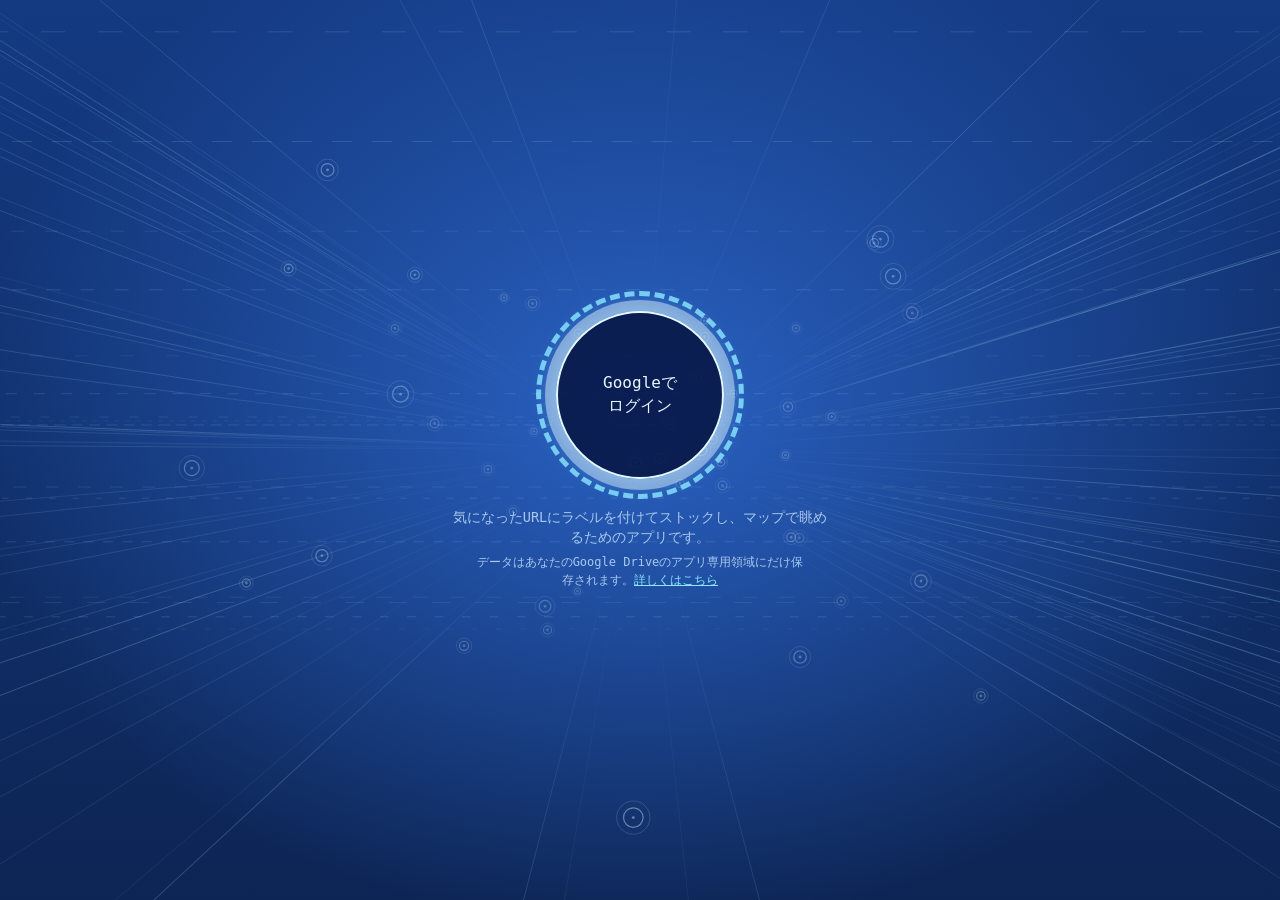
<file: index.html>
<!DOCTYPE html>
<html lang="ja">
<head>
  <meta charset="UTF-8">
  <meta name="viewport" content="width=device-width, initial-scale=1, viewport-fit=cover">
  <meta http-equiv="Content-Security-Policy" content="script-src 'self' https://accounts.google.com; object-src 'none'; base-uri 'none'">
  <title>URLラベルマップ</title>
  <link rel="stylesheet" href="main.css">
</head>
<body class="app">
  <canvas id="bg" aria-hidden="true"></canvas>

  <div id="notices">
    <div id="status" class="notice" role="status" aria-live="polite" hidden></div>
    <div id="localBanner" class="notice" hidden>ローカル試用モードです。データはこのブラウザ内にだけ保存され、Google Driveには保存されません。</div>
    <div id="cacheNudge" class="notice" hidden>
      <span id="cacheNudgeText"></span>
      <button id="cacheNudgeOn" type="button">この端末に保存する</button>
      <button id="cacheNudgeClose" type="button">閉じる</button>
    </div>
    <div id="reauth" class="notice warn" hidden>
      ログインの有効期限が切れました。未保存の変更はこの画面に保持しています。
      <button id="reauthBtn" type="button">再ログインして保存</button>
    </div>
  </div>

  <section id="loginPanel" hidden>
    <div class="login-ring">
      <button id="loginBtn" type="button">Googleで<br>ログイン</button>
    </div>
    <p>気になったURLにラベルを付けてストックし、マップで眺めるためのアプリです。</p>
    <p class="small">データはあなたのGoogle Driveのアプリ専用領域にだけ保存されます。<a href="about.html">詳しくはこちら</a></p>
  </section>

  <main id="app" hidden>
    <svg id="map" xmlns="http://www.w3.org/2000/svg" role="img" aria-label="ラベルとURLのマインドマップ"></svg>
    <p id="emptyMsg" hidden>まだ何も登録されていません。メニューから「登録」を開いてください。</p>
    <div id="dim"></div>
    <div class="hud" id="hud">
      <b>URL LABEL MAP</b>
      <span id="stat"></span>
      <nav><a href="about.html">データの持ち方</a><a href="privacy.html">プライバシーポリシー</a></nav>
    </div>

    <svg id="links" aria-hidden="true"></svg>

    <section id="panel" hidden>
      <header><h2 id="ptitle"></h2><button class="x" id="pclose" type="button" aria-label="閉じる">×</button></header>
      <div class="body">
        <form id="addForm" autocomplete="off" hidden>
          <label for="urlInput">URL<input id="urlInput" type="url" required maxlength="2000" placeholder="https://example.com/article"></label>
          <label for="labelInput" class="gap">ラベル(カンマ・スペース区切りで複数可)<input id="labelInput" type="text" required maxlength="300" placeholder="アジャイル, スクラム"></label>
          <p class="sub gap" id="suggCap"></p>
          <div class="chips" id="sugg"></div>
          <button type="submit" class="gap">登録</button>
          <div id="importBox">
            <p class="sub">CSV(1行に1件: URL, ラベル1, ラベル2, …)またはJSONから、まとめて登録します。取り込み前にJSON保存しておくと、元に戻せます。</p>
            <button type="button" class="gap" id="importBtn">ファイルから一括登録</button>
            <input type="file" id="importFile" accept=".csv,.json,.txt,text/csv,application/json" hidden>
            <p class="sub" id="importResult" role="status" aria-live="polite"></p>
          </div>
        </form>
        <div id="listBox" hidden></div>
      </div>
    </section>

    <div id="sub"></div>

    <nav id="menu" aria-label="操作メニュー">
      <button class="mbtn" data-k="add" aria-label="登録" aria-pressed="false" type="button">登録</button>
      <button class="mbtn" data-k="search" aria-label="検索" aria-pressed="false" type="button">検索</button>
      <button class="mbtn" data-k="list" aria-label="一覧" aria-pressed="false" type="button">一覧</button>
      <button class="mbtn" data-k="data" aria-label="保存・設定" aria-pressed="false" type="button">保存</button>
      <button class="mbtn" data-k="fit" aria-label="全体の表示" aria-pressed="false" type="button">全体</button>
      <button id="mainBtn" type="button" aria-expanded="false" aria-label="メニュー">MENU</button>
    </nav>
  </main>

  <script src="bg.js"></script>
  <script src="debug.js"></script>
  <script src="cache.js"></script>
  <script src="main.js"></script>
  <script src="edit.js"></script>
  <script src="store.js"></script>
  <script src="https://accounts.google.com/gsi/client" async defer></script>
</body>
</html>
</file>
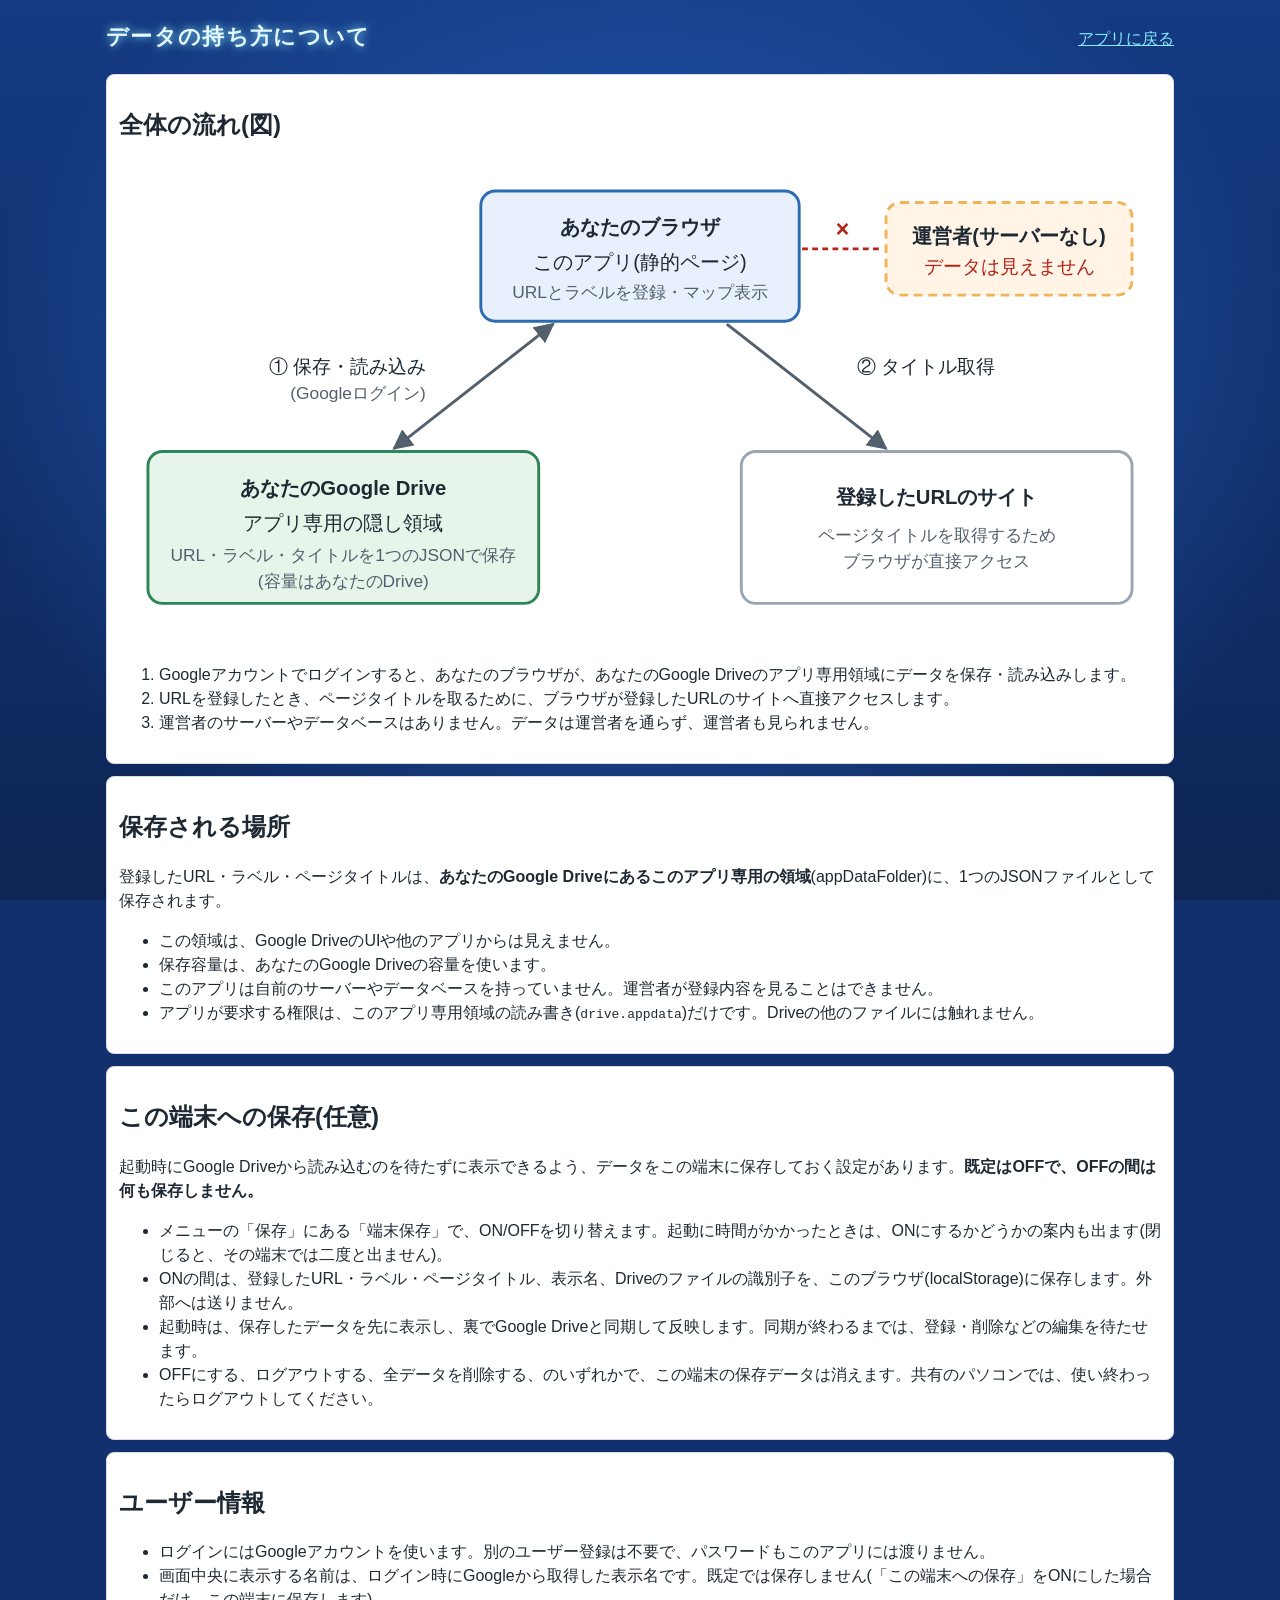
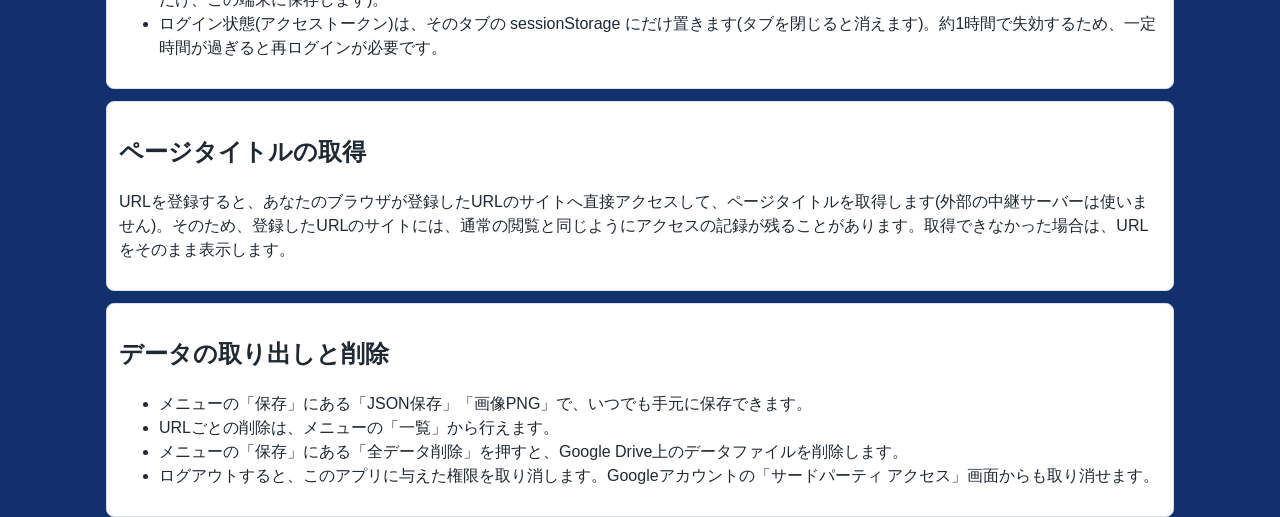
<file: about.html>
<!DOCTYPE html>
<html lang="ja">
<head>
  <meta charset="UTF-8">
  <meta name="viewport" content="width=device-width, initial-scale=1">
  <title>データの持ち方 - URLラベルマップ</title>
  <link rel="stylesheet" href="main.css">
</head>
<body class="doc">
  <header>
    <h1>データの持ち方について</h1>
    <nav><a href="index.html">アプリに戻る</a></nav>
  </header>

  <section class="panel">
    <h2>全体の流れ(図)</h2>
    <svg viewBox="0 0 720 330" role="img" aria-label="データの流れの図: あなたのブラウザが、Google Driveのアプリ専用領域に保存し、登録したURLのサイトからタイトルを取得する。運営者はデータを見られない。" style="width:100%;height:auto;font-family:Meiryo,'Yu Gothic',sans-serif;font-size:14px">
      <defs>
        <marker id="ar" viewBox="0 0 10 10" refX="9" refY="5" markerWidth="7" markerHeight="7" orient="auto-start-reverse"><path d="M0,0 L10,5 L0,10 z" fill="#52606d"/></marker>
      </defs>
      <rect x="0" y="0" width="720" height="330" rx="8" fill="#fff"/>

      <rect x="250" y="20" width="220" height="90" rx="10" fill="#e8f0fe" stroke="#2b6cb0" stroke-width="2"/>
      <text x="360" y="50" text-anchor="middle" font-weight="bold" fill="#1f2933">あなたのブラウザ</text>
      <text x="360" y="74" text-anchor="middle" fill="#1f2933">このアプリ(静的ページ)</text>
      <text x="360" y="94" text-anchor="middle" fill="#52606d" font-size="12">URLとラベルを登録・マップ表示</text>

      <rect x="20" y="200" width="270" height="105" rx="10" fill="#e6f4ea" stroke="#2f855a" stroke-width="2"/>
      <text x="155" y="230" text-anchor="middle" font-weight="bold" fill="#1f2933">あなたのGoogle Drive</text>
      <text x="155" y="254" text-anchor="middle" fill="#1f2933">アプリ専用の隠し領域</text>
      <text x="155" y="276" text-anchor="middle" fill="#52606d" font-size="12">URL・ラベル・タイトルを1つのJSONで保存</text>
      <text x="155" y="294" text-anchor="middle" fill="#52606d" font-size="12">(容量はあなたのDrive)</text>

      <rect x="430" y="200" width="270" height="105" rx="10" fill="#fff" stroke="#9aa5b1" stroke-width="2"/>
      <text x="565" y="236" text-anchor="middle" font-weight="bold" fill="#1f2933">登録したURLのサイト</text>
      <text x="565" y="262" text-anchor="middle" fill="#52606d" font-size="12">ページタイトルを取得するため</text>
      <text x="565" y="280" text-anchor="middle" fill="#52606d" font-size="12">ブラウザが直接アクセス</text>

      <line x1="300" y1="112" x2="190" y2="198" stroke="#52606d" stroke-width="2" marker-start="url(#ar)" marker-end="url(#ar)"/>
      <text x="212" y="146" text-anchor="end" fill="#1f2933" font-size="13">① 保存・読み込み</text>
      <text x="212" y="164" text-anchor="end" fill="#52606d" font-size="12">(Googleログイン)</text>

      <line x1="420" y1="112" x2="530" y2="198" stroke="#52606d" stroke-width="2" marker-end="url(#ar)"/>
      <text x="510" y="146" fill="#1f2933" font-size="13">② タイトル取得</text>

      <rect x="530" y="28" width="170" height="64" rx="10" fill="#fff4e5" stroke="#f0b35a" stroke-width="2" stroke-dasharray="6 4"/>
      <text x="615" y="56" text-anchor="middle" fill="#1f2933" font-weight="bold">運営者(サーバーなし)</text>
      <text x="615" y="77" text-anchor="middle" fill="#b42318" font-size="13">データは見えません</text>
      <line x1="472" y1="60" x2="528" y2="60" stroke="#b42318" stroke-width="2" stroke-dasharray="4 3"/>
      <text x="500" y="52" text-anchor="middle" fill="#b42318" font-size="16" font-weight="bold">×</text>
    </svg>
    <ol>
      <li>Googleアカウントでログインすると、あなたのブラウザが、あなたのGoogle Driveのアプリ専用領域にデータを保存・読み込みします。</li>
      <li>URLを登録したとき、ページタイトルを取るために、ブラウザが登録したURLのサイトへ直接アクセスします。</li>
      <li>運営者のサーバーやデータベースはありません。データは運営者を通らず、運営者も見られません。</li>
    </ol>
  </section>

  <section class="panel">
    <h2>保存される場所</h2>
    <p>登録したURL・ラベル・ページタイトルは、<strong>あなたのGoogle Driveにあるこのアプリ専用の領域</strong>(appDataFolder)に、1つのJSONファイルとして保存されます。</p>
    <ul>
      <li>この領域は、Google DriveのUIや他のアプリからは見えません。</li>
      <li>保存容量は、あなたのGoogle Driveの容量を使います。</li>
      <li>このアプリは自前のサーバーやデータベースを持っていません。運営者が登録内容を見ることはできません。</li>
      <li>アプリが要求する権限は、このアプリ専用領域の読み書き(<code>drive.appdata</code>)だけです。Driveの他のファイルには触れません。</li>
    </ul>
  </section>

  <section class="panel">
    <h2>この端末への保存(任意)</h2>
    <p>起動時にGoogle Driveから読み込むのを待たずに表示できるよう、データをこの端末に保存しておく設定があります。<strong>既定はOFFで、OFFの間は何も保存しません。</strong></p>
    <ul>
      <li>メニューの「保存」にある「端末保存」で、ON/OFFを切り替えます。起動に時間がかかったときは、ONにするかどうかの案内も出ます(閉じると、その端末では二度と出ません)。</li>
      <li>ONの間は、登録したURL・ラベル・ページタイトル、表示名、Driveのファイルの識別子を、このブラウザ(localStorage)に保存します。外部へは送りません。</li>
      <li>起動時は、保存したデータを先に表示し、裏でGoogle Driveと同期して反映します。同期が終わるまでは、登録・削除などの編集を待たせます。</li>
      <li>OFFにする、ログアウトする、全データを削除する、のいずれかで、この端末の保存データは消えます。共有のパソコンでは、使い終わったらログアウトしてください。</li>
    </ul>
  </section>

  <section class="panel">
    <h2>ユーザー情報</h2>
    <ul>
      <li>ログインにはGoogleアカウントを使います。別のユーザー登録は不要で、パスワードもこのアプリには渡りません。</li>
      <li>画面中央に表示する名前は、ログイン時にGoogleから取得した表示名です。既定では保存しません(「この端末への保存」をONにした場合だけ、この端末に保存します)。</li>
      <li>ログイン状態(アクセストークン)は、そのタブの sessionStorage にだけ置きます(タブを閉じると消えます)。約1時間で失効するため、一定時間が過ぎると再ログインが必要です。</li>
    </ul>
  </section>

  <section class="panel">
    <h2>ページタイトルの取得</h2>
    <p>URLを登録すると、あなたのブラウザが登録したURLのサイトへ直接アクセスして、ページタイトルを取得します(外部の中継サーバーは使いません)。そのため、登録したURLのサイトには、通常の閲覧と同じようにアクセスの記録が残ることがあります。取得できなかった場合は、URLをそのまま表示します。</p>
  </section>

  <section class="panel">
    <h2>データの取り出しと削除</h2>
    <ul>
      <li>メニューの「保存」にある「JSON保存」「画像PNG」で、いつでも手元に保存できます。</li>
      <li>URLごとの削除は、メニューの「一覧」から行えます。</li>
      <li>メニューの「保存」にある「全データ削除」を押すと、Google Drive上のデータファイルを削除します。</li>
      <li>ログアウトすると、このアプリに与えた権限を取り消します。Googleアカウントの「サードパーティ アクセス」画面からも取り消せます。</li>
    </ul>
  </section>
</body>
</html>
</file>
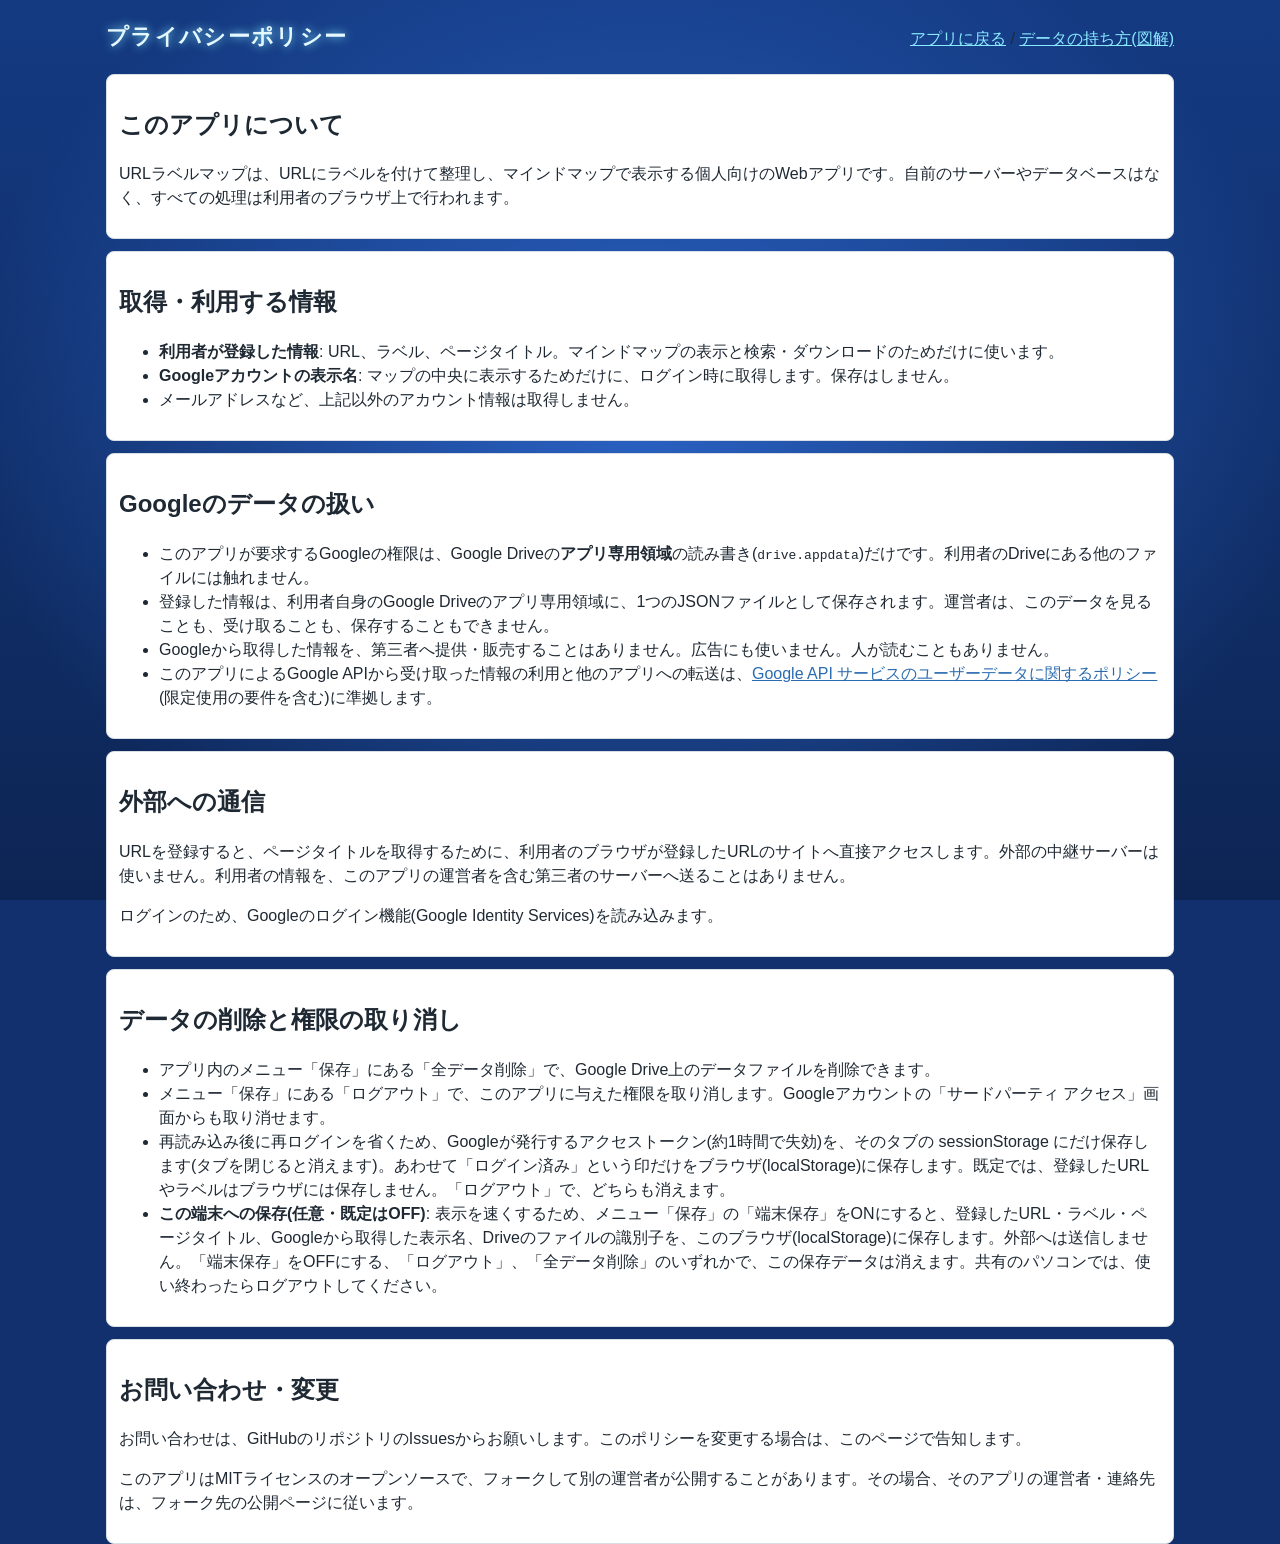
<file: privacy.html>
<!DOCTYPE html>
<html lang="ja">
<head>
  <meta charset="UTF-8">
  <meta name="viewport" content="width=device-width, initial-scale=1">
  <title>プライバシーポリシー - URLラベルマップ</title>
  <link rel="stylesheet" href="main.css">
</head>
<body class="doc">
  <header>
    <h1>プライバシーポリシー</h1>
    <nav><a href="index.html">アプリに戻る</a> / <a href="about.html">データの持ち方(図解)</a></nav>
  </header>

  <section class="panel">
    <h2>このアプリについて</h2>
    <p>URLラベルマップは、URLにラベルを付けて整理し、マインドマップで表示する個人向けのWebアプリです。自前のサーバーやデータベースはなく、すべての処理は利用者のブラウザ上で行われます。</p>
  </section>

  <section class="panel">
    <h2>取得・利用する情報</h2>
    <ul>
      <li><strong>利用者が登録した情報</strong>: URL、ラベル、ページタイトル。マインドマップの表示と検索・ダウンロードのためだけに使います。</li>
      <li><strong>Googleアカウントの表示名</strong>: マップの中央に表示するためだけに、ログイン時に取得します。保存はしません。</li>
      <li>メールアドレスなど、上記以外のアカウント情報は取得しません。</li>
    </ul>
  </section>

  <section class="panel">
    <h2>Googleのデータの扱い</h2>
    <ul>
      <li>このアプリが要求するGoogleの権限は、Google Driveの<strong>アプリ専用領域</strong>の読み書き(<code>drive.appdata</code>)だけです。利用者のDriveにある他のファイルには触れません。</li>
      <li>登録した情報は、利用者自身のGoogle Driveのアプリ専用領域に、1つのJSONファイルとして保存されます。運営者は、このデータを見ることも、受け取ることも、保存することもできません。</li>
      <li>Googleから取得した情報を、第三者へ提供・販売することはありません。広告にも使いません。人が読むこともありません。</li>
      <li>このアプリによるGoogle APIから受け取った情報の利用と他のアプリへの転送は、<a href="https://developers.google.com/terms/api-services-user-data-policy" target="_blank" rel="noopener noreferrer">Google API サービスのユーザーデータに関するポリシー</a>(限定使用の要件を含む)に準拠します。</li>
    </ul>
  </section>

  <section class="panel">
    <h2>外部への通信</h2>
    <p>URLを登録すると、ページタイトルを取得するために、利用者のブラウザが登録したURLのサイトへ直接アクセスします。外部の中継サーバーは使いません。利用者の情報を、このアプリの運営者を含む第三者のサーバーへ送ることはありません。</p>
    <p>ログインのため、Googleのログイン機能(Google Identity Services)を読み込みます。</p>
  </section>

  <section class="panel">
    <h2>データの削除と権限の取り消し</h2>
    <ul>
      <li>アプリ内のメニュー「保存」にある「全データ削除」で、Google Drive上のデータファイルを削除できます。</li>
      <li>メニュー「保存」にある「ログアウト」で、このアプリに与えた権限を取り消します。Googleアカウントの「サードパーティ アクセス」画面からも取り消せます。</li>
      <li>再読み込み後に再ログインを省くため、Googleが発行するアクセストークン(約1時間で失効)を、そのタブの sessionStorage にだけ保存します(タブを閉じると消えます)。あわせて「ログイン済み」という印だけをブラウザ(localStorage)に保存します。既定では、登録したURLやラベルはブラウザには保存しません。「ログアウト」で、どちらも消えます。</li>
      <li><strong>この端末への保存(任意・既定はOFF)</strong>: 表示を速くするため、メニュー「保存」の「端末保存」をONにすると、登録したURL・ラベル・ページタイトル、Googleから取得した表示名、Driveのファイルの識別子を、このブラウザ(localStorage)に保存します。外部へは送信しません。「端末保存」をOFFにする、「ログアウト」、「全データ削除」のいずれかで、この保存データは消えます。共有のパソコンでは、使い終わったらログアウトしてください。</li>
    </ul>
  </section>

  <section class="panel">
    <h2>お問い合わせ・変更</h2>
    <p>お問い合わせは、GitHubのリポジトリのIssuesからお願いします。このポリシーを変更する場合は、このページで告知します。</p>
    <p>このアプリはMITライセンスのオープンソースで、フォークして別の運営者が公開することがあります。その場合、そのアプリの運営者・連絡先は、フォーク先の公開ページに従います。</p>
  </section>
</body>
</html>
</file>
<file: main.css>
/* 電脳空間風のデザイン。マップが画面全体で、操作は呼び出し式のリング型メニュー(スマホ=右下固定、PC=画面端にカーソルを寄せると画面外から入ってくる)。
   背景は青+中心に集まる奥行きのある線(bg.js)。ダーク固定の単一テーマ。 */
:root {
  --bg1: #12306e;
  --bg2: #2a62c4;
  --ink: #eaf6ff;
  --sub: #a9c8ec;
  --ring: #e4f8ff;
  --glow: #8aeaff;
  --hit: #ff6b86;
  --panel: rgba(12, 32, 84, .9);
  --edge: rgba(160, 225, 255, .45);
  --field: rgba(6, 18, 52, .55);
  --gx: max(16px, env(safe-area-inset-left, 0px));
  --gr: max(16px, env(safe-area-inset-right, 0px));
  --gb: calc(16px + env(safe-area-inset-bottom, 0px));
  --font: Consolas, "BIZ UDGothic", "Yu Gothic", Meiryo, monospace;
  color-scheme: dark;
}
* { box-sizing: border-box; }
[hidden] { display: none !important; }
html, body { height: 100%; }
body {
  margin: 0;
  font-family: var(--font);
  color: var(--ink);
  line-height: 1.5;
  background-color: var(--bg1);
  background-image: radial-gradient(ellipse at 50% 45%, var(--bg2), transparent 75%), linear-gradient(180deg, #143a82, #0d2554);
  background-attachment: fixed;
}
a { color: var(--glow); }

/* ---- アプリ画面 ---- */
body.app { overflow: hidden; padding-left: max(16px, env(safe-area-inset-left, 0px)); padding-right: max(16px, env(safe-area-inset-right, 0px)); }
#bg { position: fixed; inset: 0; width: 100%; height: 100%; pointer-events: none; }
#map { position: fixed; inset: 0; width: 100%; height: 100%; touch-action: none; cursor: grab; user-select: none; -webkit-user-select: none; }
#map.drag { cursor: grabbing; }
.node { cursor: pointer; }
.spin { transform-box: fill-box; transform-origin: center; animation: spin 48s linear infinite; }
@keyframes spin { to { transform: rotate(360deg); } }
@media (prefers-reduced-motion: reduce) { .spin { animation: none; } }
#emptyMsg { position: fixed; inset: 0; display: flex; align-items: flex-end; justify-content: center; padding: 0 24px 22vh; margin: 0; text-align: center; color: var(--sub); pointer-events: none; }

#dim { position: fixed; inset: 0; background: rgba(2, 8, 34, .6); opacity: 0; pointer-events: none; transition: opacity .35s; z-index: 10; }
#dim.on { opacity: 1; }
.hud { position: fixed; left: var(--gx); top: calc(12px + env(safe-area-inset-top, 0px)); pointer-events: none; z-index: 12; opacity: 0; visibility: hidden; transition: opacity .35s, visibility .35s; }
.hud.on { opacity: 1; visibility: visible; }
.hud b { display: block; font-size: 1rem; letter-spacing: .14em; color: var(--ring); text-shadow: 0 0 10px var(--glow); }
.hud span { display: block; font-size: .72rem; color: var(--sub); letter-spacing: .06em; }
.hud nav { display: flex; flex-wrap: wrap; gap: 4px 14px; margin-top: 4px; }
.hud a { pointer-events: auto; font-size: .72rem; }

/* 通知(画面中央上の細線囲み) */
#notices { position: fixed; top: calc(12px + env(safe-area-inset-top, 0px)); left: 50%; transform: translateX(-50%); width: min(560px, calc(100% - 32px)); display: flex; flex-direction: column; gap: 8px; z-index: 30; pointer-events: none; }
.notice { pointer-events: auto; padding: 8px 14px; font-size: .82rem; text-align: center; color: var(--ink); background: rgba(12, 32, 84, .88); border: 1px solid var(--ring); border-radius: 6px; }
.notice.error { color: #ffc2cd; border-color: var(--hit); }
.notice.warn { border-color: var(--glow); }
.notice button { margin-left: 8px; }

/* ログイン画面(リングの中にボタン) */
#loginPanel { position: fixed; inset: 0; z-index: 5; display: flex; flex-direction: column; align-items: center; justify-content: center; gap: 6px; padding: 24px; text-align: center; }
#loginPanel p { margin: 0; max-width: 28em; color: var(--sub); font-size: .85rem; }
#loginPanel .small { font-size: .75rem; }
.login-ring { position: relative; width: 168px; height: 168px; margin-bottom: 22px; border-radius: 50%; border: 2px solid var(--ring); background: rgba(8, 24, 72, .9); box-shadow: 0 0 0 10px rgba(228, 248, 255, 0), 0 0 0 11px rgba(228, 248, 255, .45), 0 0 26px rgba(138, 234, 255, .45); }
.login-ring::before { content: ""; position: absolute; inset: -22px; border-radius: 50%; border: 5px dashed var(--glow); opacity: .8; animation: spin 48s linear infinite; }
@media (prefers-reduced-motion: reduce) { .login-ring::before { animation: none; } }
.login-ring button { position: absolute; inset: 0; width: 100%; height: 100%; border: 0; border-radius: 50%; background: none; color: var(--ink); font: inherit; font-size: 1rem; line-height: 1.4; cursor: pointer; }
.login-ring button:hover { background: rgba(138, 234, 255, .16); }

/* ---- リング型メニュー(位置はJS。cornerはスマホ用の右下固定) ---- */
#menu { --hx: var(--ox, 0px); --hy: var(--oy, 0px); position: fixed; width: 56px; height: 56px; z-index: 20; transform: translate(-50%, -50%) translate(var(--hx), var(--hy)); visibility: hidden; transition: transform .4s cubic-bezier(.2, .85, .25, 1), visibility .4s; }
#menu.show { --hx: 0px; --hy: 0px; visibility: visible; }
#menu.corner { left: auto; top: auto; right: var(--gr); bottom: var(--gb); transform: translate(var(--hx), var(--hy)); }
#menu button, .pill { font: inherit; color: var(--ink); cursor: pointer; background: rgba(14, 40, 100, .96); border: 2px solid var(--ring); }
#menu button { border-radius: 50%; padding: 0; }
#menu button:hover, .pill:hover { box-shadow: 0 0 12px var(--glow); }
#menu button:focus-visible, .pill:focus-visible, #panel button:focus-visible, .notice button:focus-visible { outline: 2px solid var(--glow); outline-offset: 2px; }
input:focus, input:focus-visible { outline: none; }
#mainBtn { position: absolute; left: 0; top: 0; width: 56px; height: 56px; font-size: .62rem; letter-spacing: .06em; box-shadow: 0 0 0 4px rgba(14, 40, 100, .75), 0 0 0 5px var(--glow), 0 0 16px rgba(138, 234, 255, .5); }
.mbtn { position: absolute; left: 6px; top: 6px; width: 44px; height: 44px; font-size: .72rem; transform: translate(0, 0) scale(.5); opacity: 0; visibility: hidden; transition: transform .25s, opacity .25s, visibility .25s; box-shadow: 0 0 10px rgba(138, 234, 255, .35); }
#menu.open .mbtn { transform: translate(var(--tx), var(--ty)); opacity: 1; visibility: visible; }
.mbtn[aria-pressed="true"] { background: var(--glow) !important; color: #07204e !important; }
@media (prefers-reduced-motion: reduce) { .mbtn, #menu { transition: none; } }

/* MENUからの線(マップの線と同じ見た目) */
#links { position: fixed; inset: 0; width: 100%; height: 100%; pointer-events: none; z-index: 14; opacity: 0; transition: opacity .3s .1s; }
#links.on { opacity: 1; }
#links line { stroke: var(--ring); stroke-width: 1.2; }

/* 子メニュー(円ボタン・検索の入力ピル) */
#sub { position: fixed; inset: 0; pointer-events: none; z-index: 20; }
.pill { position: absolute; pointer-events: auto; height: 40px; border-radius: 20px; padding: 0 12px; font-size: .8rem; white-space: nowrap; opacity: 0; transform: scale(.7); transition: opacity .25s, transform .25s; }
.pill.in { opacity: 1; transform: none; }
.pill.danger { color: var(--hit); border-color: var(--hit); }
.pill.round { width: 60px; height: 60px; border-radius: 50%; padding: 0; white-space: pre-line; font-size: .62rem; line-height: 1.25; text-align: center; }
.pill.armed { background: var(--hit); color: #2a0710; }
.pill.field { display: flex; align-items: center; gap: 6px; cursor: text; }
.pill.field i { font-style: normal; color: var(--glow); }
.pill input { flex: 1; min-width: 0; margin: 0; height: 100%; border: 0; background: none; padding: 0 4px; color: var(--ink); font: inherit; }
@media (prefers-reduced-motion: reduce) { .pill { transition: none; } }

/* 呼び出し式パネル(通常はMENUの隣にJSが配置。cornerのときは右下) */
#panel { position: fixed; right: var(--gr); bottom: calc(var(--gb) + 206px); width: min(400px, calc(100% - var(--gx) - var(--gr))); max-height: calc(100% - var(--gb) - 206px - 64px); overflow: auto; z-index: 15; background: var(--panel); border: 1px solid var(--edge); border-radius: 6px; backdrop-filter: blur(6px); }
#panel header { display: flex; justify-content: space-between; align-items: center; padding: 8px 12px; border-bottom: 1px solid var(--edge); }
#panel h2 { margin: 0; font-size: .85rem; letter-spacing: .12em; color: var(--ring); font-weight: normal; }
#panel h2::before { content: ""; display: inline-block; width: 9px; height: 9px; margin-right: 10px; border-radius: 50%; border: 2px solid var(--ring); box-shadow: 0 0 0 2px transparent, 0 0 0 3px rgba(228, 248, 255, .4); vertical-align: -1px; }
#panel .body { padding: 12px; display: flex; flex-direction: column; gap: 10px; }
#panel label { display: block; font-size: .78rem; color: var(--sub); }
#panel input { display: block; width: 100%; margin-top: 2px; font: inherit; padding: 6px 2px; color: var(--ink); background: none; border: 0; border-bottom: 1px solid var(--edge); border-radius: 0; }
#panel input:focus { border-bottom-color: var(--ring); }
#panel input, .pill input { font-size: max(16px, 1em); } /* iOSの入力時の自動拡大を防ぐ(#38) */
#panel input::placeholder { color: #7f9fca; }
#panel .gap { margin-top: 10px; }
#importBox { display: none; margin-top: 14px; padding-top: 10px; border-top: 1px solid var(--edge); }
@media (hover: hover) and (pointer: fine) { #importBox { display: block; } } /* 一括登録はPCのみ(#40) */
#importResult { margin-top: 8px; white-space: pre-line; }
#importResult:empty { display: none; }
#panel button, .notice button { font: inherit; color: var(--ink); cursor: pointer; background: rgba(14, 40, 100, .6); border: 1.5px solid var(--ring); border-radius: 999px; padding: 6px 18px; }
#panel button:hover, .notice button:hover { box-shadow: 0 0 10px var(--glow); background: rgba(138, 234, 255, .16); }
#panel button.x { padding: 0 8px; border: 0; background: none; font-size: 1.1rem; box-shadow: none; }
#panel button.danger { color: var(--hit); border-color: var(--hit); }
#panel button.mini { padding: 3px 12px; font-size: .74rem; flex: none; }
.sub { margin: 0; font-size: .78rem; color: var(--sub); }
.chips { display: flex; flex-wrap: wrap; gap: 6px; margin-top: 4px; }
.chip { display: inline-flex; align-items: center; gap: 7px; font-size: .78rem; color: var(--ink); }
.chip::before { content: ""; flex: none; width: 8px; height: 8px; border-radius: 50%; border: 1.5px solid var(--ring); box-shadow: 0 0 2px transparent, 0 0 0 3px rgba(228, 248, 255, .35); }
#panel button.chip { padding: 3px 10px 3px 9px; border: 1px solid var(--edge); background: none; border-radius: 999px; }
#panel button.chip.on { border-color: var(--ring); background: rgba(138, 234, 255, .2); }
.item { display: flex; gap: 8px; align-items: flex-start; justify-content: space-between; padding-top: 8px; border-top: 1px solid var(--edge); }
.item .info { flex: 1; min-width: 0; overflow-wrap: anywhere; font-size: .85rem; }
.item .info a { color: var(--ink); text-decoration: none; }
.item .info a:hover { color: var(--glow); }
.item small { display: block; color: var(--sub); }
.item .chip { font-size: .72rem; color: var(--sub); }
.dot { flex: none; position: relative; width: 13px; height: 13px; margin-top: 5px; border-radius: 50%; border: 2px solid var(--glow); }
.dot::after { content: ""; position: absolute; inset: 2px; border-radius: 50%; background: var(--glow); }

/* ---- 説明ページ(about.html / privacy.html): 背景と見出しだけを揃え、本文は白い面で読みやすく ---- */
body.doc { max-width: 1100px; margin: 0 auto; padding: 12px 16px 48px; font-family: Meiryo, "Yu Gothic", "Hiragino Sans", sans-serif; color: #1f2933; }
body.doc header { display: flex; align-items: baseline; justify-content: space-between; gap: 12px; flex-wrap: wrap; }
body.doc h1 { font-size: 1.4rem; margin: 8px 0; letter-spacing: .06em; color: var(--ring); text-shadow: 0 0 10px var(--glow); }
body.doc .panel { background: #fff; border: 1px solid #d8dee4; border-radius: 8px; padding: 12px; margin: 12px 0; }
body.doc .panel a { color: #2b6cb0; }

/* デバッグモード(#50): ONの間だけ画面の左下に計測結果を出す */
#dbgPanel { position: fixed; left: 8px; bottom: calc(8px + env(safe-area-inset-bottom, 0px)); max-width: calc(100% - 96px); margin: 0; padding: 6px 8px; z-index: 9; pointer-events: none; font: .66rem/1.45 Consolas, "BIZ UDGothic", "Yu Gothic", Meiryo, monospace; color: var(--sub); background: rgba(2, 8, 34, .78); border: 1px solid var(--edge); border-radius: 4px; white-space: pre-wrap; word-break: break-all; }
#dbgPanel[hidden] { display: none; }
/* 子メニューの外の段(デバッグなど): 小さめの円ボタン(#50) */
.pill.round.outer { width: 46px; height: 46px; font-size: .55rem; border-color: var(--sub); }
</file>
